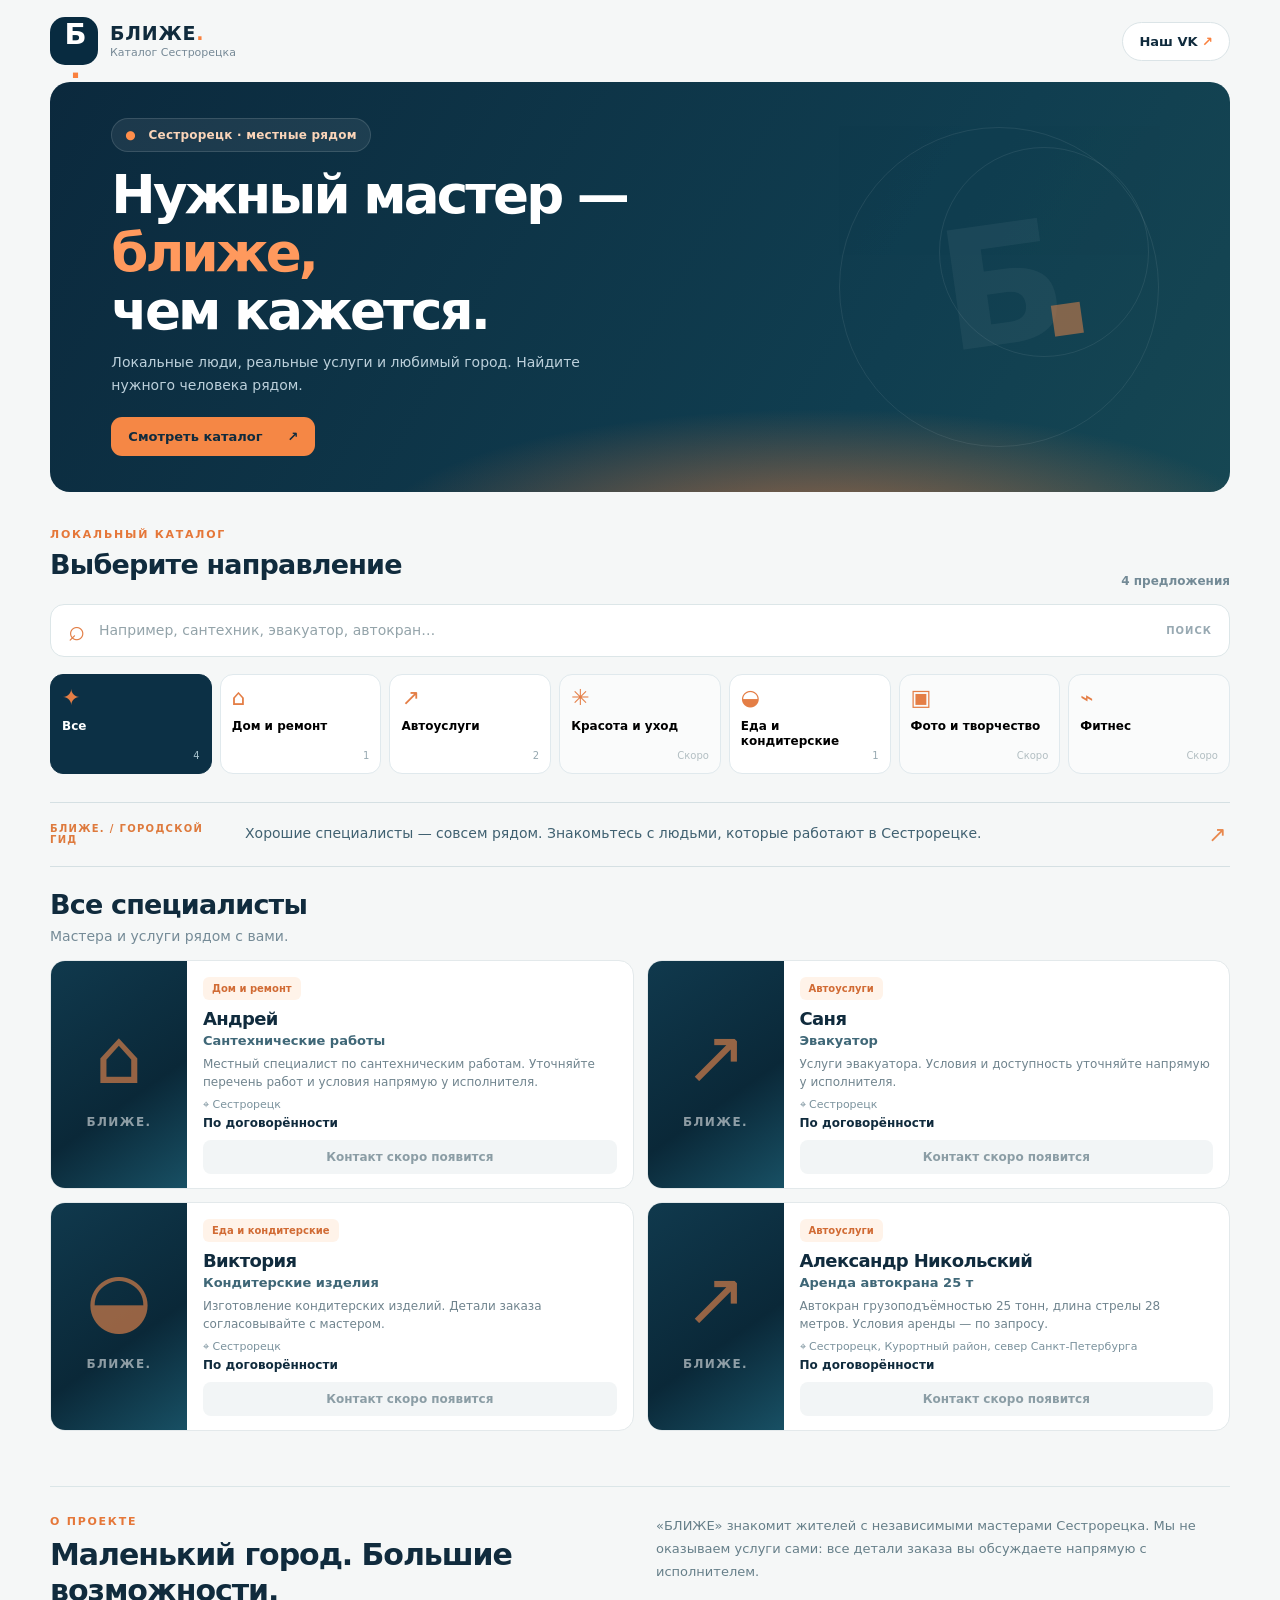
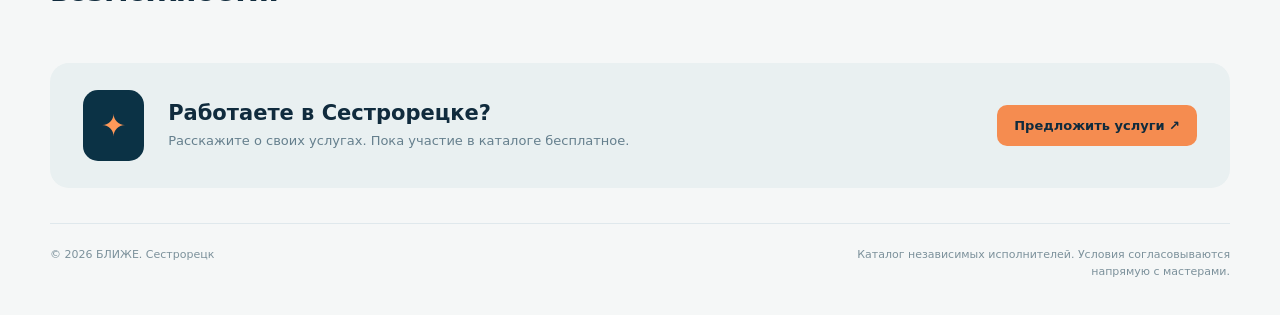
<file: index.html>
<!doctype html>
<html lang="ru">
<head>
  <meta charset="utf-8" />
  <meta name="viewport" content="width=device-width, initial-scale=1" />
  <meta name="theme-color" content="#0b2536" />
  <meta name="description" content="БЛИЖЕ — местные мастера и услуги Сестрорецка. Найдите специалиста рядом." />
  <title>БЛИЖЕ. — мастера и услуги Сестрорецка</title>
  <link rel="stylesheet" href="styles.css" />
  <script src="data.js" defer></script>
  <script src="app.js" defer></script>
</head>
<body>
  <div class="site-shell">
    <header class="topbar">
      <a href="./" class="brand" aria-label="БЛИЖЕ — главная">
        <span class="brand-mark">Б<span>.</span></span>
        <span class="brand-copy"><strong>БЛИЖЕ<span class="brand-dot">.</span></strong><small>Каталог Сестрорецка</small></span>
      </a>
      <a class="vk-link" href="https://vk.ru/blizhe_sestroretsk" target="_blank" rel="noopener noreferrer">Наш VK <span aria-hidden="true">↗</span></a>
    </header>

    <main>
      <section class="hero" aria-labelledby="hero-title">
        <div class="hero-text">
          <div class="location"><span class="location-pin">●</span> Сестрорецк · местные рядом</div>
          <h1 id="hero-title">Нужный мастер — <em>ближе,</em><br/>чем кажется.</h1>
          <p>Локальные люди, реальные услуги и любимый город. Найдите нужного человека рядом.</p>
          <a class="hero-cta" href="#catalog">Смотреть каталог <span aria-hidden="true">↗</span></a>
        </div>
        <div class="hero-graphic" aria-hidden="true"><span class="orbit orbit-one"></span><span class="orbit orbit-two"></span><span class="hero-b">Б<span>.</span></span></div>
      </section>

      <section id="catalog" class="catalog-section" aria-labelledby="catalog-title">
        <div class="section-heading"><div><div class="eyebrow">ЛОКАЛЬНЫЙ КАТАЛОГ</div><h2 id="catalog-title">Выберите направление</h2></div><span class="count-label" id="count-label"></span></div>
        <div class="search-row">
          <label class="search-wrap" for="search-masters"><span aria-hidden="true">⌕</span><input id="search-masters" type="search" autocomplete="off" placeholder="Например, сантехник, эвакуатор, автокран…" aria-label="Поиск мастера или услуги" /><kbd>ПОИСК</kbd></label>
          <button type="button" class="clear-search" id="clear-search" hidden>Сбросить</button>
        </div>
        <nav class="category-grid" id="categories" aria-label="Категории мастеров"></nav>
        <div class="editorial-note"><div class="note-kicker">БЛИЖЕ. / ГОРОДСКОЙ ГИД</div><div class="note-copy">Хорошие специалисты — совсем рядом. Знакомьтесь с людьми, которые работают в Сестрорецке.</div><span aria-hidden="true" class="note-arrow">↗</span></div>
        <div class="results-heading"><div><h2 id="results-title">Все специалисты</h2><p id="results-subtitle">Выберите категорию или изучите все предложения.</p></div></div>
        <div class="master-grid" id="master-list" aria-live="polite"></div>
        <div class="empty-state" id="empty-state" hidden><div class="empty-icon">✳</div><h3 id="empty-title">Пока здесь тихо</h3><p id="empty-message">Скоро в этой категории появятся мастера. Следите за обновлениями в нашем VK.</p><a href="https://vk.ru/blizhe_sestroretsk" target="_blank" rel="noopener noreferrer">Перейти в сообщество ↗</a></div>
      </section>

      <section class="about-strip"><div><div class="eyebrow">О ПРОЕКТЕ</div><h2>Маленький город. Большие возможности.</h2></div><p>«БЛИЖЕ» знакомит жителей с независимыми мастерами Сестрорецка. Мы не оказываем услуги сами: все детали заказа вы обсуждаете напрямую с исполнителем.</p></section>
      <section class="join-panel"><div class="join-symbol">✦</div><div><h2>Работаете в Сестрорецке?</h2><p>Расскажите о своих услугах. Пока участие в каталоге бесплатное.</p></div><a href="https://vk.ru/blizhe_sestroretsk" target="_blank" rel="noopener noreferrer">Предложить услуги ↗</a></section>
    </main>
    <footer><span>© <span id="year"></span> БЛИЖЕ. Сестрорецк</span><span>Каталог независимых исполнителей. Условия согласовываются напрямую с мастерами.</span></footer>
  </div>
</body>
</html>
</file>
<file: styles.css>
:root{font-family:Inter,system-ui,-apple-system,BlinkMacSystemFont,'Segoe UI',sans-serif;color:#102b3d;background:#f5f7f7;font-synthesis:none}*{box-sizing:border-box}html{scroll-behavior:smooth}body{margin:0}a{text-decoration:none;color:inherit}button{font:inherit}button:focus-visible,a:focus-visible{outline:3px solid #fa8d48;outline-offset:3px}.site-shell{max-width:1240px;margin:0 auto;padding:0 30px}.topbar{display:flex;align-items:center;justify-content:space-between;padding:22px 0}.brand{display:flex;gap:12px;align-items:center}.brand-mark{width:48px;height:48px;display:grid;place-items:center;background:#082b40;color:#fff;font-size:29px;font-weight:850;letter-spacing:-3px;border-radius:15px}.brand-mark span,.brand-dot{color:#fa813e}.brand-copy{display:flex;flex-direction:column;line-height:1.1}.brand-copy strong{font-size:19px;letter-spacing:.04em}.brand-copy small{font-size:11px;color:#768996;margin-top:4px}.vk-link{background:#fff;border:1px solid #dbe4e7;padding:11px 16px;border-radius:100px;font-weight:700;font-size:13px}.vk-link span{color:#fa813e}.hero{min-height:365px;border-radius:25px;background:linear-gradient(120deg,#0b293d,#103e50 70%,#164753);color:white;display:flex;justify-content:space-between;overflow:hidden;position:relative;padding:55px 6.2%;isolation:isolate}.hero:after{content:"";position:absolute;inset:auto -70px -180px 25%;height:270px;background:radial-gradient(ellipse,#e17d42aa,transparent 67%);z-index:-1}.hero-text{position:relative;z-index:2}.location{display:inline-block;font-weight:650;font-size:12px;letter-spacing:.02em;color:#fbd5b9;background:#ffffff12;border:1px solid #ffffff20;padding:9px 13px;border-radius:30px}.location-pin{color:#ff8e4b;margin-right:8px}.hero h1{font-size:clamp(35px,4.3vw,61px);line-height:1.09;letter-spacing:-.055em;margin:22px 0 15px;max-width:620px;font-weight:820}.hero h1 em{color:#ff995d;font-style:normal}.hero p{font-size:16px;line-height:1.65;color:#bcd0db;max-width:460px;margin:0 0 27px}.hero-cta{display:inline-flex;background:#f58745;color:#102b3d;font-weight:800;border-radius:11px;padding:13px 18px;gap:25px}.hero-graphic{width:32%;min-width:240px;position:relative;display:grid;place-items:center}.hero-b{font-weight:900;font-size:185px;letter-spacing:-35px;transform:rotate(-8deg);color:#ffffff12}.hero-b span{color:#f58a49b0}.orbit{position:absolute;border:1px solid #ffffff1c;border-radius:50%;width:320px;height:320px}.orbit-two{width:210px;height:210px;transform:translate(45px,-35px)}.catalog-section{padding:47px 0 35px}.section-heading{display:flex;justify-content:space-between;align-items:end;margin-bottom:20px}.eyebrow{font-size:11px;color:#e57739;letter-spacing:.16em;font-weight:900}.section-heading h2,.results-heading h2{margin:8px 0;font-size:27px;letter-spacing:-.03em}.count-label{font-size:12px;font-weight:750;color:#738a96}.category-grid{display:grid;grid-template-columns:repeat(7,minmax(0,1fr));gap:10px}.category{border:1px solid #e0e9ed;background:#fff;border-radius:15px;padding:15px 11px 13px;min-height:120px;display:flex;flex-direction:column;align-items:flex-start;text-align:left;cursor:pointer;transition:.2s ease}.category:hover{border-color:#fa9b67;transform:translateY(-2px)}.category.active{background:#0c3045;color:#fff;border-color:#0c3045}.category-icon{font-size:26px;color:#e47e46;line-height:1}.category-name{font-size:12px;line-height:1.28;font-weight:760;margin-top:13px;flex:1}.category-count{font-size:11px;color:#97a9b1;align-self:flex-end}.category.active .category-count{color:#a5c0cb}.results-heading{margin:42px 0 19px}.results-heading p{margin:0;color:#758b97;font-size:14px}.master-grid{display:grid;grid-template-columns:repeat(2,minmax(0,1fr));gap:16px}.master-card{display:grid;grid-template-columns:175px 1fr;background:#fff;border:1px solid #e3e9eb;border-radius:17px;overflow:hidden;min-height:260px}.master-art{background:#15394b;min-height:240px;position:relative;overflow:hidden}.master-art img{width:100%;height:100%;object-fit:cover}.master-art-placeholder{background:linear-gradient(145deg,#10394d,#0a2838 60%,#185064);display:flex;flex-direction:column;align-items:center;justify-content:center;gap:20px}.art-symbol{font-size:95px;line-height:1;color:#f48a4b99}.art-word{font-weight:900;color:#ffffff89;letter-spacing:.12em;font-size:17px}.master-content{padding:19px 19px 16px;display:flex;flex-direction:column;align-items:flex-start}.master-tag{color:#d16b34;background:#fff3e9;padding:6px 9px;border-radius:6px;font-size:10px;font-weight:800}.master-content h3{font-size:19px;line-height:1.3;letter-spacing:-.035em;margin:11px 0 4px}.master-service{font-size:13px;font-weight:760;color:#3f6777}.master-description{font-size:12px;color:#70848e;line-height:1.5;margin:10px 0}.card-bottom{display:flex;flex-direction:column;gap:5px;margin-top:auto}.area{font-size:11px;color:#7b929d}.price{font-size:12px;font-weight:780}.contact-button,.contact-placeholder{margin-top:13px;display:block;width:100%;text-align:center;border-radius:8px;font-size:12px;font-weight:800;padding:11px 8px}.contact-button{background:#0d3045;color:#fff}.contact-placeholder{background:#f2f5f6;color:#8b9da5}.empty-state{text-align:center;background:#fff;border:1px dashed #ccdbe2;border-radius:19px;padding:44px 25px}.empty-state[hidden]{display:none}.empty-icon{color:#f18b4f;font-size:40px}.empty-state h3{margin:5px 0 10px;font-size:22px}.empty-state p{max-width:380px;color:#758b97;margin:0 auto 18px;line-height:1.5}.empty-state a{font-weight:750;color:#e57d42}.join-panel{display:flex;align-items:center;gap:24px;background:#e9f0f1;border-radius:19px;padding:27px 33px;margin:12px 0 35px}.join-symbol{background:#0b3245;color:#ff9959;padding:18px;border-radius:15px;font-size:30px}.join-panel h2{font-size:21px;margin:0 0 6px}.join-panel p{font-size:13px;line-height:1.5;color:#657f8d;margin:0}.join-panel a{background:#f58c50;padding:13px 17px;border-radius:10px;margin-left:auto;white-space:nowrap;font-size:13px;font-weight:800}footer{border-top:1px solid #dfe8ec;display:flex;justify-content:space-between;gap:20px;padding:23px 0 35px;color:#7c919b;font-size:11px;line-height:1.5}footer span:last-child{max-width:430px;text-align:right}@media(max-width:1000px){.category-grid{grid-template-columns:repeat(4,1fr)}.master-grid{grid-template-columns:1fr}.master-card{grid-template-columns:190px 1fr}}@media(max-width:600px){.site-shell{padding:0 16px}.topbar{padding:15px 0}.brand-mark{width:43px;height:43px}.brand-copy strong{font-size:17px}.hero{padding:34px 23px;min-height:365px;border-radius:20px}.hero h1{font-size:39px}.hero p{font-size:13px}.hero-graphic{position:absolute;right:-125px;top:100px;opacity:.35}.hero-b{font-size:145px}.category-grid{grid-template-columns:repeat(3,1fr);gap:8px}.category{min-height:108px;padding:12px 10px}.category-name{font-size:11px}.section-heading h2,.results-heading h2{font-size:23px}.count-label{font-size:10px}.master-grid{gap:12px}.master-card{grid-template-columns:115px minmax(0,1fr);min-height:225px}.master-art{min-height:225px}.art-symbol{font-size:66px}.art-word{font-size:11px}.master-content{padding:13px 12px}.master-content h3{font-size:16px}.master-description{font-size:11px;line-height:1.4}.master-service{font-size:12px}.join-panel{padding:22px;gap:12px;flex-wrap:wrap}.join-symbol{display:none}.join-panel a{width:100%;text-align:center;margin-left:0}footer{flex-direction:column;gap:6px}footer span:last-child{text-align:left}}

/* БЛИЖЕ 1.1 — сдержанный редакционный стиль + каталог */
:root{--ink:#0b3043;--orange:#f28647;--hairline:#dfE7e9}
.topbar{padding:17px 0}.hero{min-height:295px;padding:36px 5.2%;border-radius:20px}.hero h1{font-size:clamp(34px,4.15vw,55px);margin:15px 0 10px;max-width:640px}.hero p{font-size:14px;max-width:490px;margin-bottom:20px}.hero-graphic{opacity:.72}.hero-b{font-size:165px}.hero-cta{padding:12px 17px;font-size:13px}
.catalog-section{padding-top:36px}.section-heading{margin-bottom:16px}.search-row{display:flex;align-items:center;gap:10px;margin-bottom:17px}.search-wrap{display:flex;align-items:center;gap:12px;background:#fff;border:1px solid #dce6e8;border-radius:14px;padding:0 17px;height:53px;flex:1}.search-wrap:focus-within{border-color:#ef925d;box-shadow:0 0 0 3px #f28c471b}.search-wrap>span{font-size:29px;line-height:1;color:#e27f47}.search-wrap input{min-width:0;flex:1;border:0;outline:0;font:inherit;font-size:14px;color:#12374a;background:transparent}.search-wrap input::placeholder{color:#93a3a9}.search-wrap kbd{font:700 10px system-ui;color:#98a9b2;letter-spacing:.1em}.clear-search{border:1px solid #dce6e8;background:#fff;color:#3e6577;border-radius:10px;padding:14px;cursor:pointer}.clear-search[hidden]{display:none}
.category-grid{grid-template-columns:repeat(7,minmax(0,1fr));gap:8px}.category{min-height:95px;border-radius:13px;padding:12px 11px}.category-icon{font-size:22px}.category-name{margin-top:10px}.category-count{font-size:10px}.category-empty:not(.active){background:#fafbfb}.category-empty:not(.active) .category-count{color:#b2bec2}
.editorial-note{margin:28px 0 20px;border-top:1px solid #d5e0e3;border-bottom:1px solid #d5e0e3;padding:19px 0;display:grid;grid-template-columns:170px 1fr 22px;align-items:center;gap:25px}.note-kicker{font-weight:900;font-size:10px;letter-spacing:.13em;color:#de7a3d}.note-copy{font-size:14px;line-height:1.55;color:#406171}.note-arrow{font-size:22px;color:#e8884d}.results-heading{margin:22px 0 16px}.master-grid{gap:13px}.master-card{grid-template-columns:136px minmax(0,1fr);min-height:218px;border-radius:15px}.master-art{min-height:218px}.master-content{padding:16px 16px 14px}.master-content h3{margin:7px 0 3px;font-size:18px}.master-description{margin:7px 0;font-size:12px}.art-symbol{font-size:75px}.art-word{font-size:12px}.contact-button,.contact-placeholder{margin-top:10px;padding:10px 8px}
.about-strip{border-top:1px solid #dbe6e8;margin:20px 0 26px;padding:28px 0;display:grid;grid-template-columns:1fr 1fr;gap:32px}.about-strip h2{font-size:clamp(22px,2.4vw,30px);line-height:1.2;letter-spacing:-.035em;margin:9px 0 0}.about-strip p{font-size:13px;line-height:1.75;color:#667f89;margin:0}
@media(max-width:1000px){.category-grid{grid-template-columns:repeat(4,1fr)}}
@media(max-width:600px){.topbar{padding:13px 0}.hero{min-height:275px;padding:28px 22px}.hero h1{font-size:clamp(33px,8.7vw,43px);margin:14px 0 10px}.hero p{font-size:12px;max-width:280px}.hero-graphic{opacity:.24;right:-125px;top:58px}.catalog-section{padding-top:25px}.section-heading h2{font-size:23px}.search-row{margin-bottom:12px}.search-wrap{height:49px;padding:0 13px}.search-wrap input{font-size:13px}.search-wrap kbd{display:none}.category-grid{grid-template-columns:repeat(3,1fr);gap:7px}.category{min-height:87px;padding:11px}.category-icon{font-size:21px}.category-name{font-size:11px;margin-top:7px}.editorial-note{margin:22px 0 14px;grid-template-columns:1fr 18px;gap:9px}.note-kicker{grid-column:1 / -1}.note-copy{font-size:12px}.master-card{grid-template-columns:103px minmax(0,1fr);min-height:224px}.master-art{min-height:224px}.master-content{padding:12px}.master-content h3{font-size:16px}.master-description{font-size:11px}.art-symbol{font-size:55px}.art-word{font-size:10px}.about-strip{grid-template-columns:1fr;gap:12px}}
@media(max-width:360px){.category-grid{grid-template-columns:repeat(2,minmax(0,1fr))}.master-card{grid-template-columns:90px minmax(0,1fr)}}
@media(prefers-reduced-motion:reduce){html{scroll-behavior:auto}.category{transition:none}}
</file>
